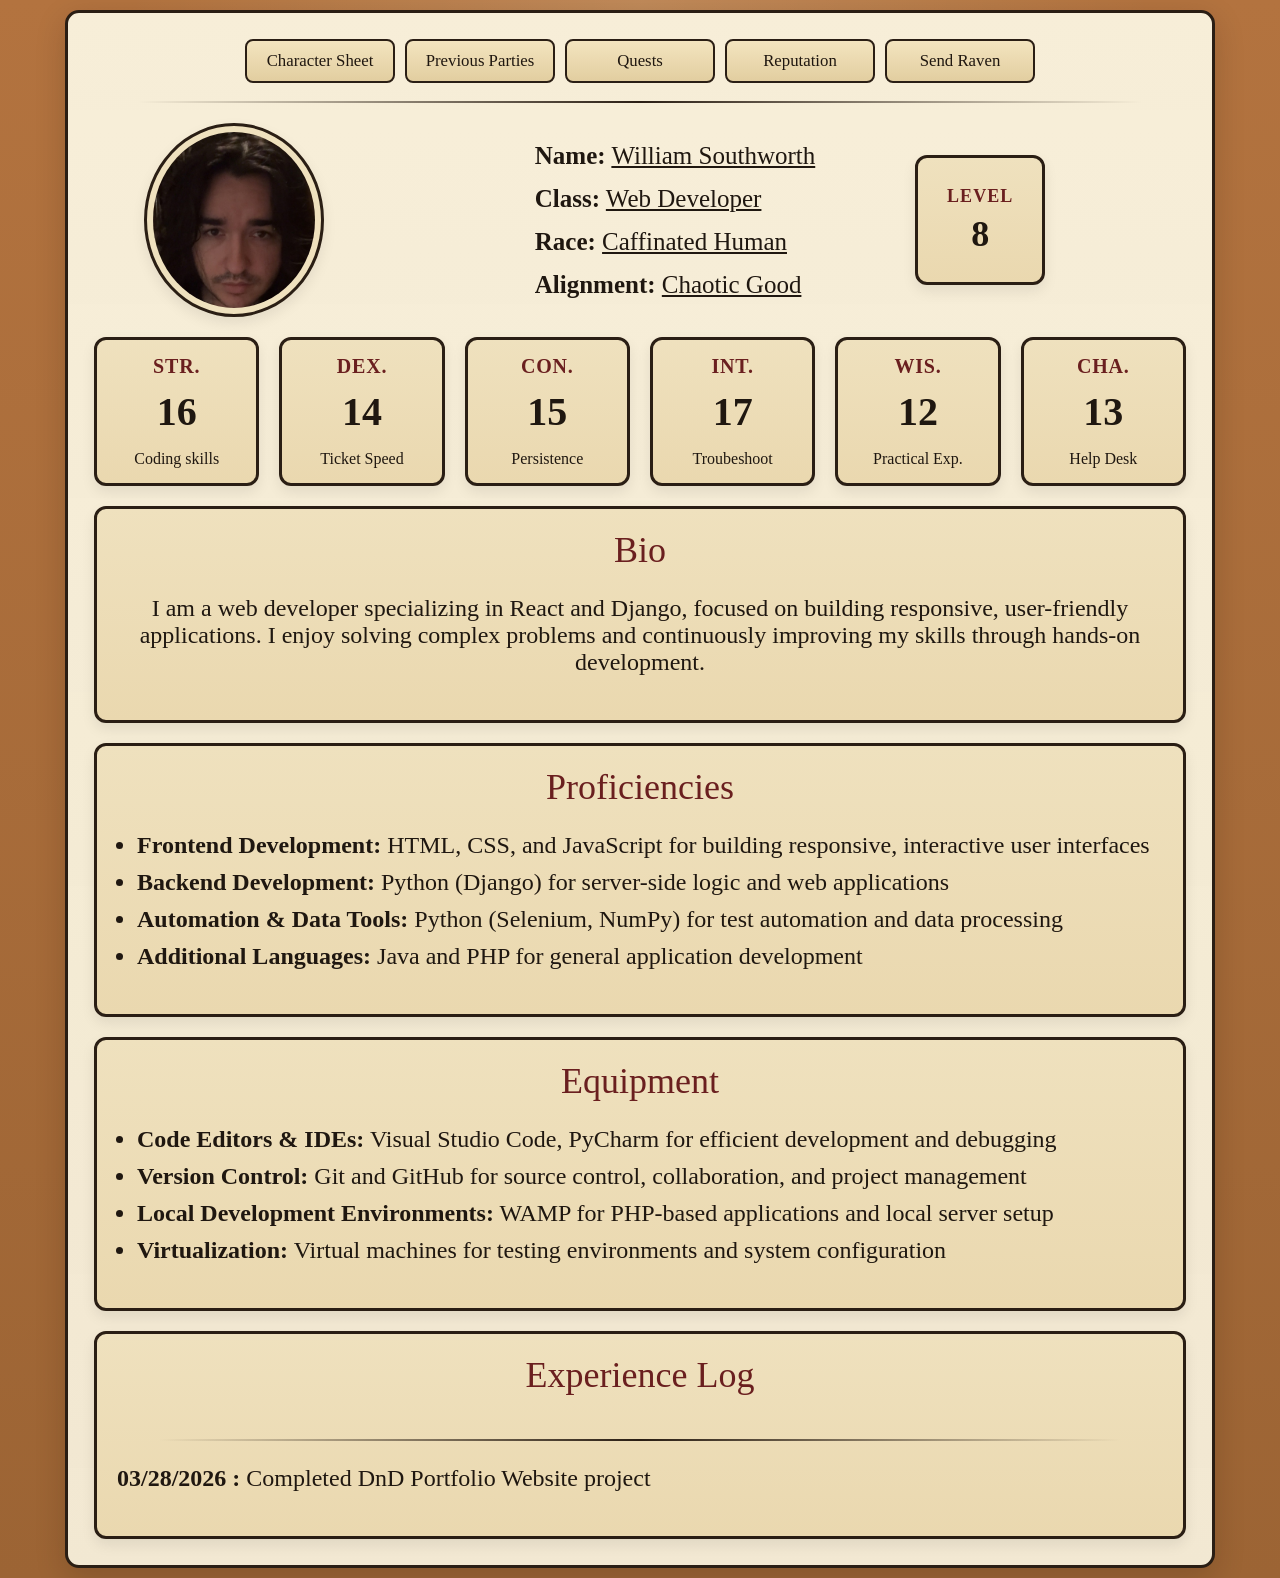
<file: index.html>
<!DOCTYPE html>
<html lang="en">
<head>
    <meta charset="UTF-8">
    <meta name="viewport" content="width=device-width, initial-scale=1.0">
    <title>Character Sheet | Dev Adventurer</title>
    <link rel="stylesheet" href="css/homepage.css" />
    <link rel="icon" type="image/x-icon" href="/PersonalProjects/DnDPortfolioWebsite/images/ravenwebicon.png">
</head>

<body>
    <div class="parchment_container">
        <nav class="nav_bar">
            <button class="hamburger" onclick="toggleMenu()">&#9776;</button> <!-- ☰ -->
            <ul id="nav_links">
                <li><a href="index.html">Character Sheet</a></li>
                <li><a href="previousparties.html">Previous Parties</a></li>
                <li><a href="quests.html">Quests</a></li>
                <li><a href="reputation.html">Reputation</a></li>
                <li><a href="sendraven.html">Send Raven</a></li>
            </ul>
            <hr>
        </nav>
        
        <div class="pfp_container">
            <img src="images/WSPFP.JPG" alt="profile_picture" class="char_pfp">
        </div>
        
        <div class="char_info_container">
            <ul class="char_info">
                <li><strong>Name:</strong> <u>William Southworth</u></li>
                <li><strong>Class:</strong> <u>Web Developer</u></li>
                <li><strong>Race:</strong> <u>Caffinated Human</u></li>
                <li><strong>Alignment:</strong> <u>Chaotic Good</u></li>
            </ul>
            <div class="char_level">
                <h2>LEVEL</h2>
                <p><strong>8</strong></p>
            </div>
        </div>

        <div class="char_stats">
            <div class="stat_box">
                <div class="stat_label"><strong>STR.</strong></div>
                <div class="stat_level">16</div>
                <div class="stat_description">Coding skills</div>
            </div>
            <div class="stat_box">
                <div class="stat_label"><strong>DEX.</strong></div>
                <div class="stat_level">14</div>
                <div class="stat_description">Ticket Speed</div>
            </div>
            <div class="stat_box">
                <div class="stat_label"><strong>CON.</strong></div>
                <div class="stat_level">15</div>
                <div class="stat_description">Persistence</div>
            </div>
            <div class="stat_box">
                <div class="stat_label"><strong>INT.</strong></div>
                <div class="stat_level">17</div>
                <div class="stat_description">Troubeshoot</div>
            </div>
            <div class="stat_box">
                <div class="stat_label"><strong>WIS.</strong></div>
                <div class="stat_level">12</div>
                <div class="stat_description">Practical Exp.</div>
            </div>
            <div class="stat_box">
                <div class="stat_label"><strong>CHA.</strong></div>
                <div class="stat_level">13</div>
                <div class="stat_description">Help Desk</div>
            </div>
        </div>

        <div class="char_bio">
            <div class="main_box_label">Bio</div>
            <div>
                <p>I am a web developer specializing in React and Django, focused on building responsive, user-friendly applications. 
                    I enjoy solving complex problems and continuously improving my skills through hands-on development.</p>
            </div>
        </div>

        <div class="char_proficiencies">
            <div class="main_box_label">Proficiencies</div>
            <ul>
                <li>
                    <strong>Frontend Development:</strong> HTML, CSS, and JavaScript for building responsive, interactive user interfaces
                </li>
                <li>
                    <strong>Backend Development:</strong> Python (Django) for server-side logic and web applications
                </li>
                <li>
                    <strong>Automation & Data Tools:</strong> Python (Selenium, NumPy) for test automation and data processing
                </li>
                <li>
                    <strong>Additional Languages:</strong> Java and PHP for general application development
                </li>
            </ul>
        </div>

        <div class="char_equipment">
            <div class="main_box_label">Equipment</div>
            <ul>
                <li>
                    <strong>Code Editors & IDEs:</strong> Visual Studio Code, PyCharm for efficient development and debugging
                </li>
                <li>
                    <strong>Version Control:</strong> Git and GitHub for source control, collaboration, and project management
                </li>
                <li>
                    <strong>Local Development Environments:</strong> WAMP for PHP-based applications and local server setup
                </li>
                <li>
                    <strong>Virtualization:</strong> Virtual machines for testing environments and system configuration
                </li>
            </ul>
        </div>

        <div class="char_explog">
            <div class="main_box_label">Experience Log</div>
            <div id="exp_log" class="char_log_box">
                <hr>
                <p><strong>03/28/2026 :</strong> Completed DnD Portfolio Website project</p>
            </div>
        </div>

    </div>

    <script src="js/scripts.js"></script>
</body>
</html>
</file>
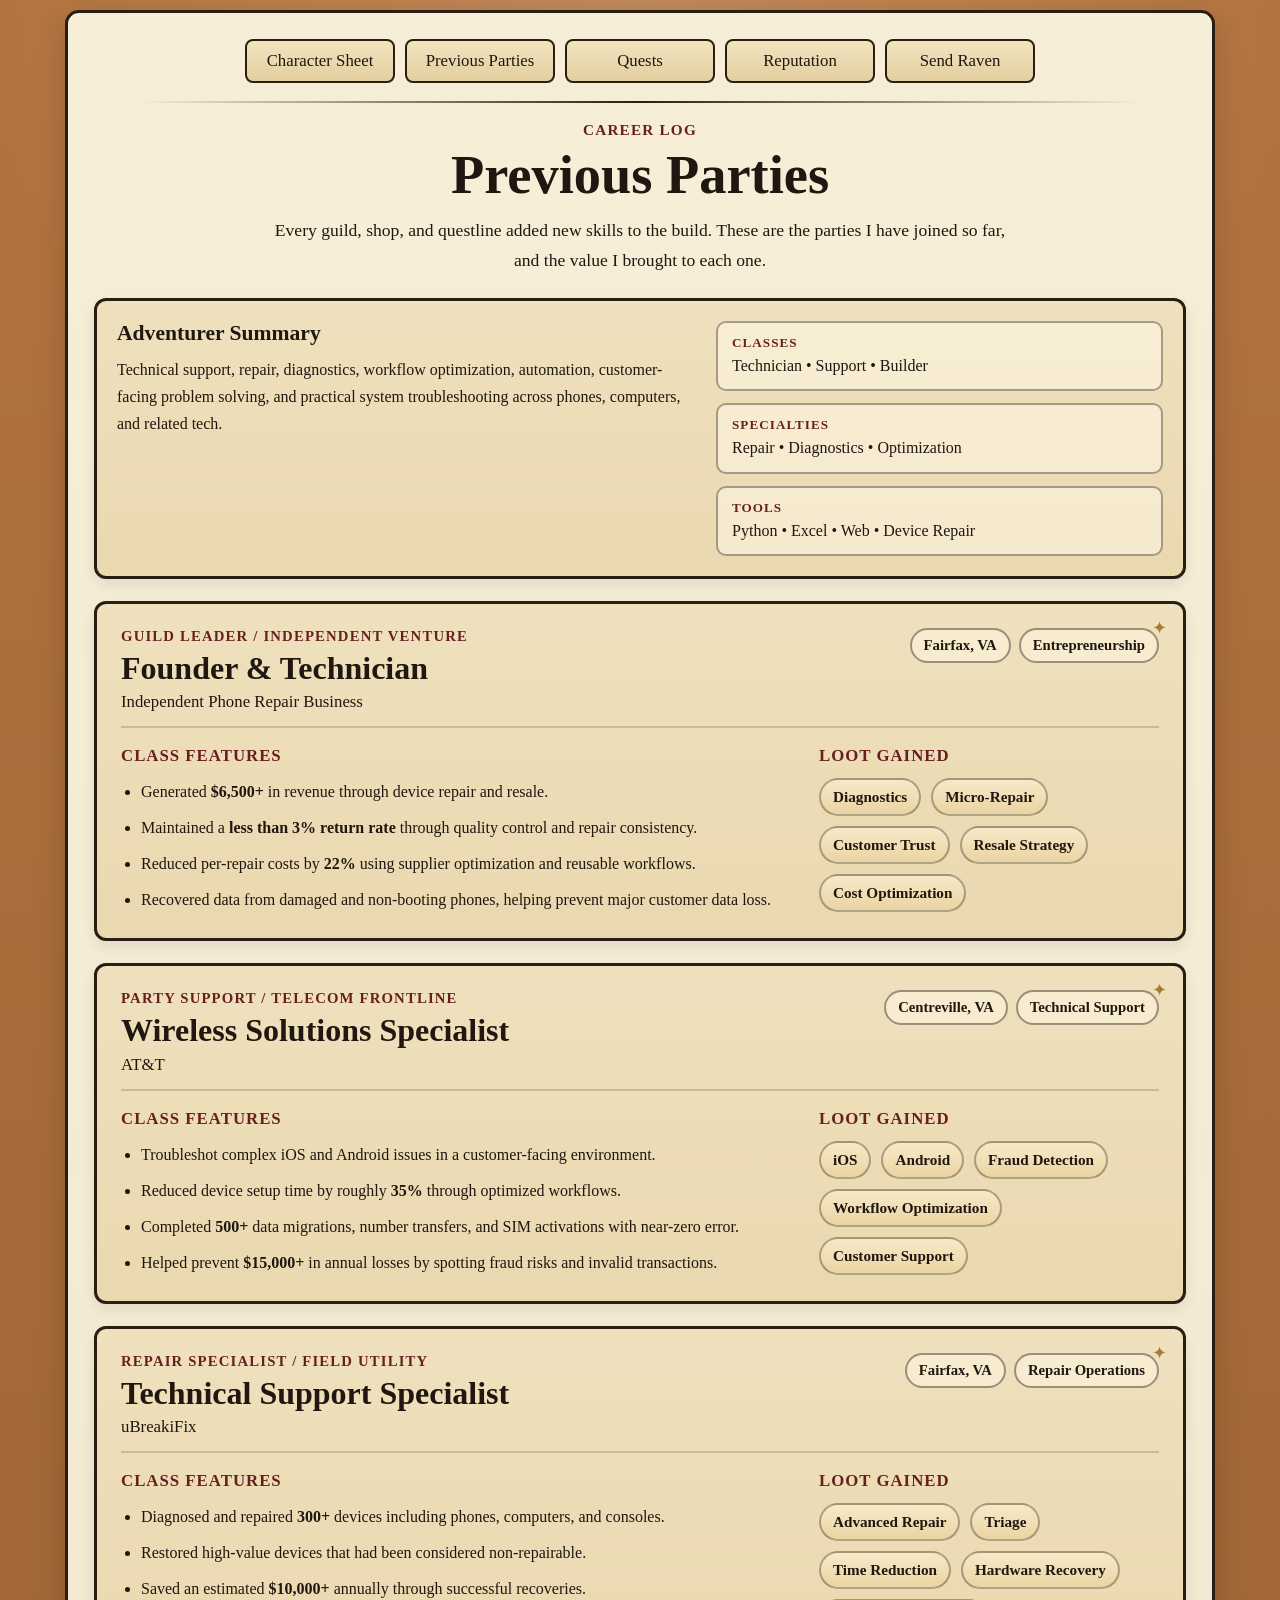
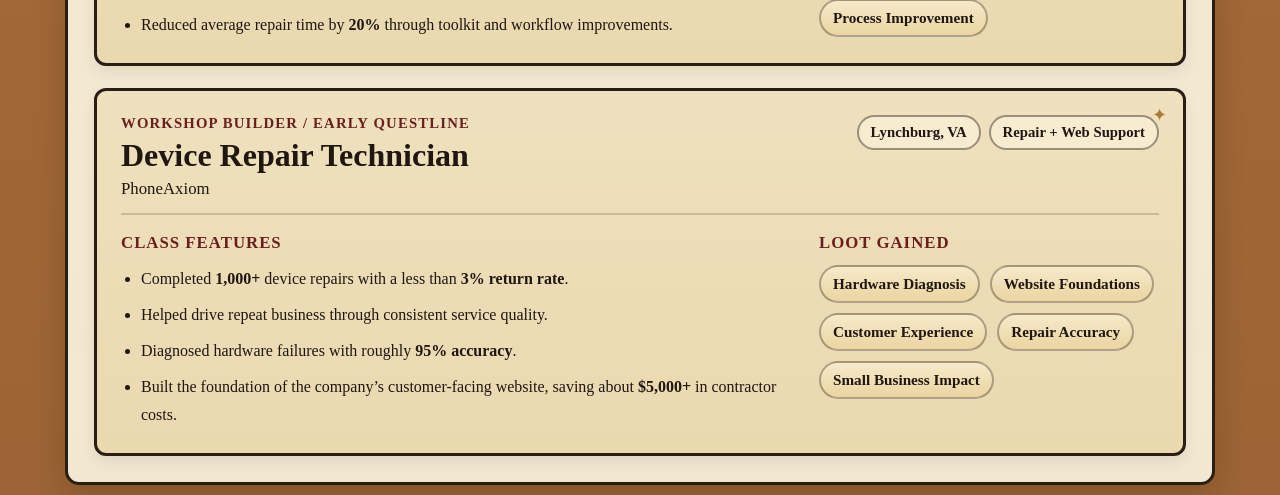
<file: previousparties.html>
<!DOCTYPE html>
<html lang="en">
<head>
    <meta charset="UTF-8">
    <meta name="viewport" content="width=device-width, initial-scale=1.0">
    <title>Previous Parties | Dev Adventurer</title>
    <link rel="icon" type="image/x-icon" href="/PersonalProjects/DnDPortfolioWebsite/images/ravenwebicon.png">
    <link rel="stylesheet" href="css/previousparties.css">
</head>

<body>
    <div class="parchment_container">

        <nav class="nav_bar">
            <button class="hamburger" onclick="toggleMenu()" aria-label="Open navigation menu">&#9776;</button>

            <ul id="nav_links">
                <li><a href="index.html">Character Sheet</a></li>
                <li><a href="previousparties.html">Previous Parties</a></li>
                <li><a href="quests.html">Quests</a></li>
                <li><a href="reputation.html">Reputation</a></li>
                <li><a href="sendraven.html">Send Raven</a></li>
            </ul>
            <hr>
        </nav>

        <main class="page_content">
            <section class="page_header">
                <p class="section_label">Career Log</p>
                <h1 class="main_title">Previous Parties</h1>
                <p class="page_intro">
                    Every guild, shop, and questline added new skills to the build. These are the parties
                    I have joined so far, and the value I brought to each one.
                </p>
            </section>

            <section class="legend_panel content_box">
                <div class="legend_block">
                    <h2 class="panel_title">Adventurer Summary</h2>
                    <p>
                        Technical support, repair, diagnostics, workflow optimization, automation, customer-facing
                        problem solving, and practical system troubleshooting across phones, computers, and related tech.
                    </p>
                </div>

                <div class="legend_stats">
                    <div class="stat_chip">
                        <span class="stat_label">Classes</span>
                        <span class="stat_value">Technician • Support • Builder</span>
                    </div>
                    <div class="stat_chip">
                        <span class="stat_label">Specialties</span>
                        <span class="stat_value">Repair • Diagnostics • Optimization</span>
                    </div>
                    <div class="stat_chip">
                        <span class="stat_label">Tools</span>
                        <span class="stat_value">Python • Excel • Web • Device Repair</span>
                    </div>
                </div>
            </section>

            <section class="timeline_section">
                <article class="job_card content_box">
                    <div class="job_top">
                        <div>
                            <p class="job_role_type">Guild Leader / Independent Venture</p>
                            <h2 class="job_title">Founder & Technician</h2>
                            <p class="job_company">Independent Phone Repair Business</p>
                        </div>
                        <div class="job_meta">
                            <span class="meta_badge">Fairfax, VA</span>
                            <span class="meta_badge">Entrepreneurship</span>
                        </div>
                    </div>

                    <div class="job_grid">
                        <div class="job_column">
                            <h3 class="mini_heading">Class Features</h3>
                            <ul class="feature_list">
                                <li>Generated <strong>$6,500+</strong> in revenue through device repair and resale.</li>
                                <li>Maintained a <strong>less than 3% return rate</strong> through quality control and repair consistency.</li>
                                <li>Reduced per-repair costs by <strong>22%</strong> using supplier optimization and reusable workflows.</li>
                                <li>Recovered data from damaged and non-booting phones, helping prevent major customer data loss.</li>
                            </ul>
                        </div>

                        <div class="job_column">
                            <h3 class="mini_heading">Loot Gained</h3>
                            <div class="tag_group">
                                <span class="tag">Diagnostics</span>
                                <span class="tag">Micro-Repair</span>
                                <span class="tag">Customer Trust</span>
                                <span class="tag">Resale Strategy</span>
                                <span class="tag">Cost Optimization</span>
                            </div>
                        </div>
                    </div>
                </article>

                <article class="job_card content_box">
                    <div class="job_top">
                        <div>
                            <p class="job_role_type">Party Support / Telecom Frontline</p>
                            <h2 class="job_title">Wireless Solutions Specialist</h2>
                            <p class="job_company">AT&amp;T</p>
                        </div>
                        <div class="job_meta">
                            <span class="meta_badge">Centreville, VA</span>
                            <span class="meta_badge">Technical Support</span>
                        </div>
                    </div>

                    <div class="job_grid">
                        <div class="job_column">
                            <h3 class="mini_heading">Class Features</h3>
                            <ul class="feature_list">
                                <li>Troubleshot complex iOS and Android issues in a customer-facing environment.</li>
                                <li>Reduced device setup time by roughly <strong>35%</strong> through optimized workflows.</li>
                                <li>Completed <strong>500+</strong> data migrations, number transfers, and SIM activations with near-zero error.</li>
                                <li>Helped prevent <strong>$15,000+</strong> in annual losses by spotting fraud risks and invalid transactions.</li>
                            </ul>
                        </div>

                        <div class="job_column">
                            <h3 class="mini_heading">Loot Gained</h3>
                            <div class="tag_group">
                                <span class="tag">iOS</span>
                                <span class="tag">Android</span>
                                <span class="tag">Fraud Detection</span>
                                <span class="tag">Workflow Optimization</span>
                                <span class="tag">Customer Support</span>
                            </div>
                        </div>
                    </div>
                </article>

                <article class="job_card content_box">
                    <div class="job_top">
                        <div>
                            <p class="job_role_type">Repair Specialist / Field Utility</p>
                            <h2 class="job_title">Technical Support Specialist</h2>
                            <p class="job_company">uBreakiFix</p>
                        </div>
                        <div class="job_meta">
                            <span class="meta_badge">Fairfax, VA</span>
                            <span class="meta_badge">Repair Operations</span>
                        </div>
                    </div>

                    <div class="job_grid">
                        <div class="job_column">
                            <h3 class="mini_heading">Class Features</h3>
                            <ul class="feature_list">
                                <li>Diagnosed and repaired <strong>300+</strong> devices including phones, computers, and consoles.</li>
                                <li>Restored high-value devices that had been considered non-repairable.</li>
                                <li>Saved an estimated <strong>$10,000+</strong> annually through successful recoveries.</li>
                                <li>Reduced average repair time by <strong>20%</strong> through toolkit and workflow improvements.</li>
                            </ul>
                        </div>

                        <div class="job_column">
                            <h3 class="mini_heading">Loot Gained</h3>
                            <div class="tag_group">
                                <span class="tag">Advanced Repair</span>
                                <span class="tag">Triage</span>
                                <span class="tag">Time Reduction</span>
                                <span class="tag">Hardware Recovery</span>
                                <span class="tag">Process Improvement</span>
                            </div>
                        </div>
                    </div>
                </article>

                <article class="job_card content_box">
                    <div class="job_top">
                        <div>
                            <p class="job_role_type">Workshop Builder / Early Questline</p>
                            <h2 class="job_title">Device Repair Technician</h2>
                            <p class="job_company">PhoneAxiom</p>
                        </div>
                        <div class="job_meta">
                            <span class="meta_badge">Lynchburg, VA</span>
                            <span class="meta_badge">Repair + Web Support</span>
                        </div>
                    </div>

                    <div class="job_grid">
                        <div class="job_column">
                            <h3 class="mini_heading">Class Features</h3>
                            <ul class="feature_list">
                                <li>Completed <strong>1,000+</strong> device repairs with a less than <strong>3% return rate</strong>.</li>
                                <li>Helped drive repeat business through consistent service quality.</li>
                                <li>Diagnosed hardware failures with roughly <strong>95% accuracy</strong>.</li>
                                <li>Built the foundation of the company’s customer-facing website, saving about <strong>$5,000+</strong> in contractor costs.</li>
                            </ul>
                        </div>

                        <div class="job_column">
                            <h3 class="mini_heading">Loot Gained</h3>
                            <div class="tag_group">
                                <span class="tag">Hardware Diagnosis</span>
                                <span class="tag">Website Foundations</span>
                                <span class="tag">Customer Experience</span>
                                <span class="tag">Repair Accuracy</span>
                                <span class="tag">Small Business Impact</span>
                            </div>
                        </div>
                    </div>
                </article>
            </section>
        </main>

    </div>

    <script src="js/scripts.js"></script>
</body>
</html>
</file>
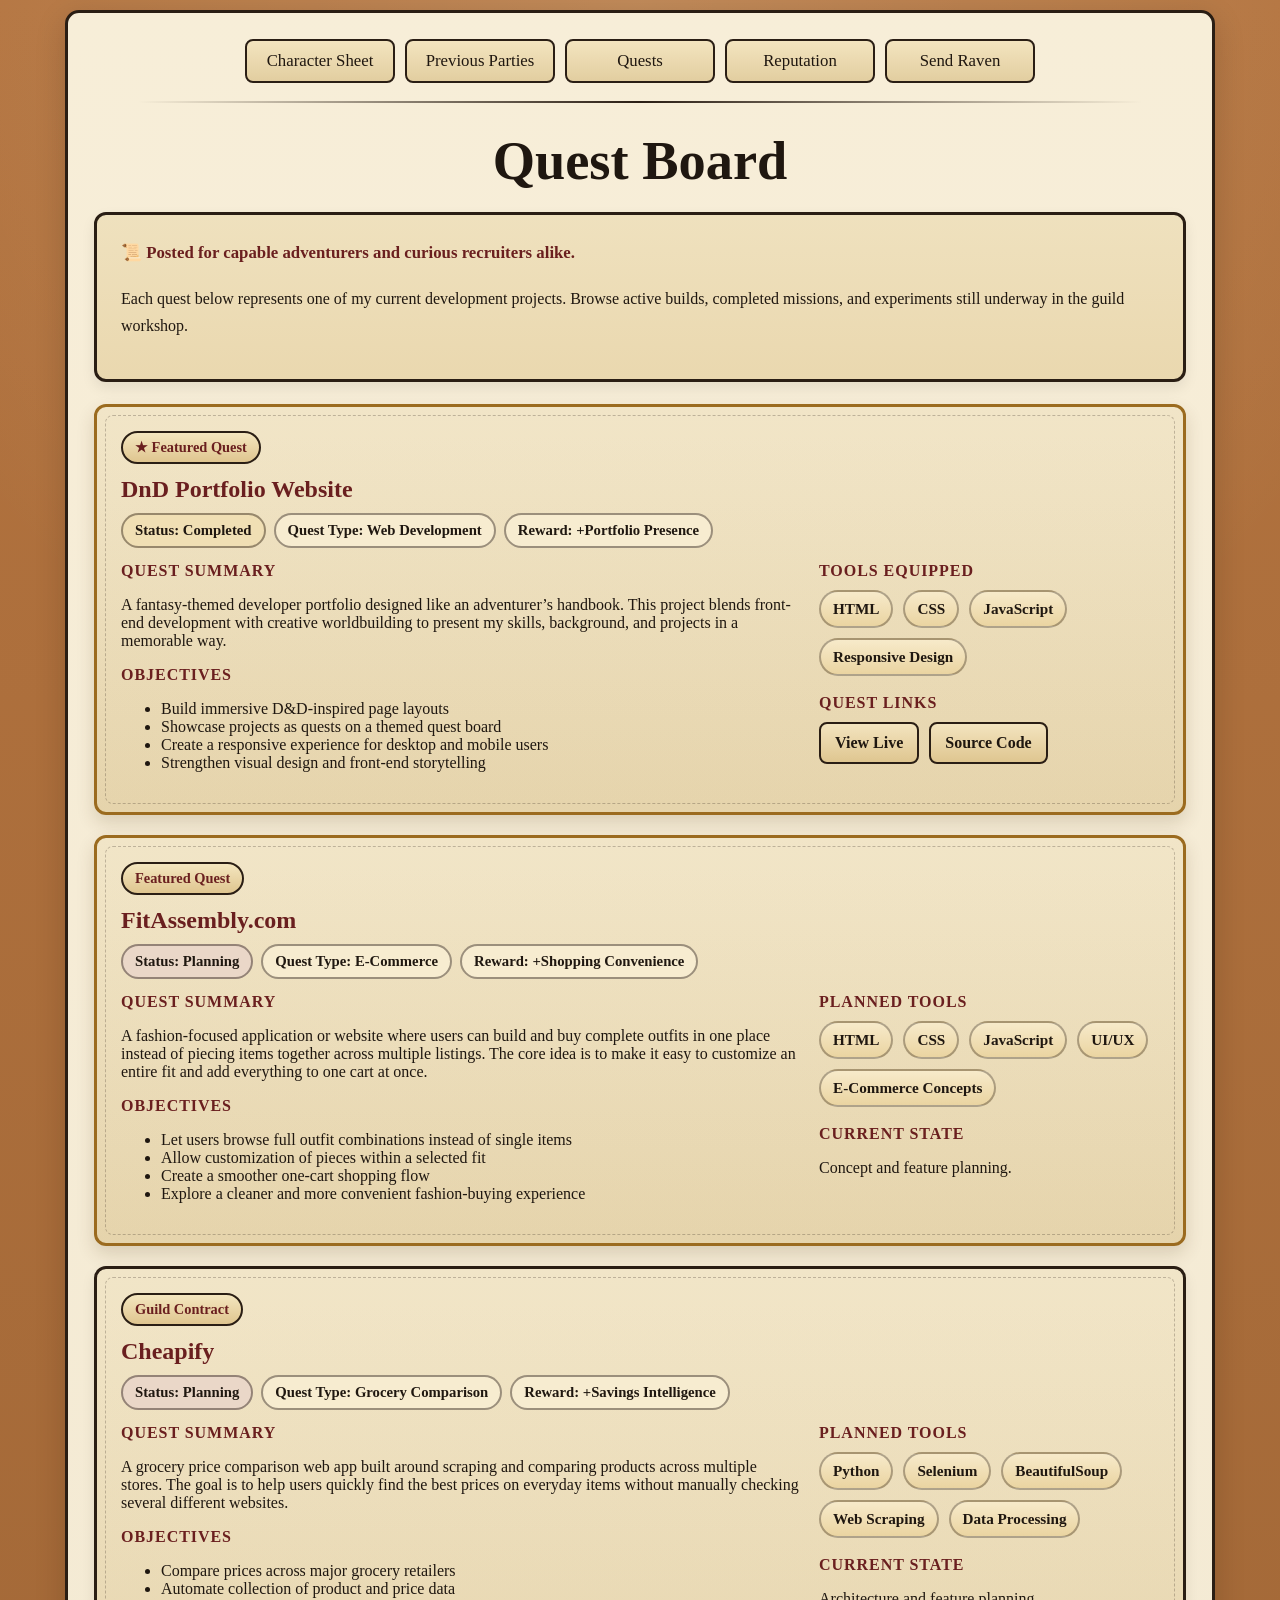
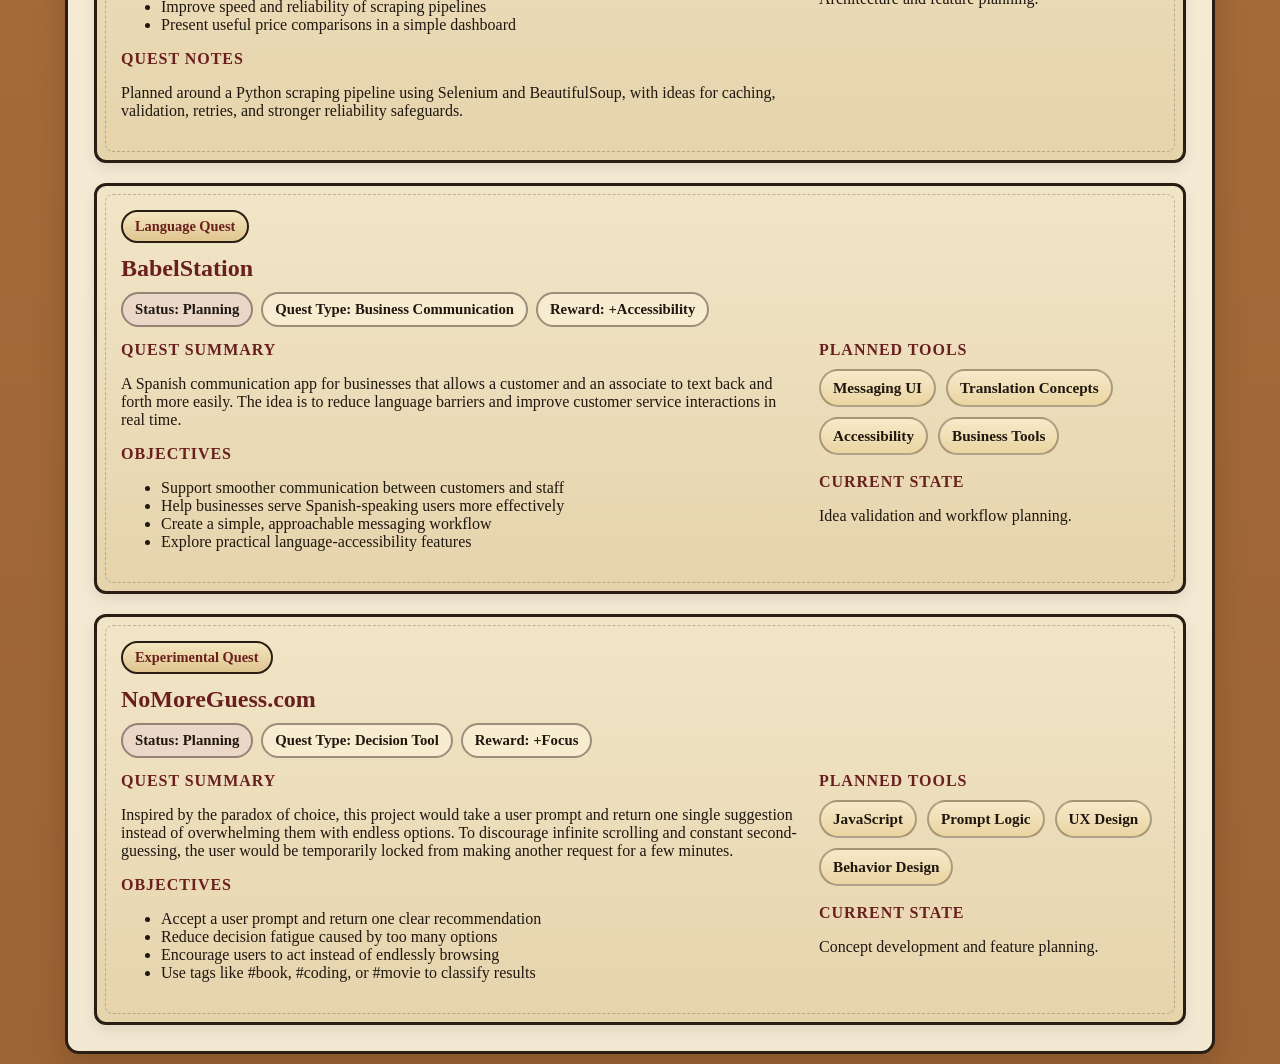
<file: quests.html>
<!DOCTYPE html>
<html lang="en">
<head>
    <meta charset="UTF-8">
    <meta name="viewport" content="width=device-width, initial-scale=1.0">
    <title>Quests | Dev Adventurer</title>
    <link rel="icon" type="image/x-icon" href="/PersonalProjects/DnDPortfolioWebsite/images/ravenwebicon.png">
    <link rel="stylesheet" href="css/quests.css">
</head>

<body>
    <div class="parchment_container">

        <nav class="nav_bar">
            <button class="hamburger" onclick="toggleMenu()">&#9776;</button>

            <ul id="nav_links">
                <li><a href="index.html">Character Sheet</a></li>
                <li><a href="previousparties.html">Previous Parties</a></li>
                <li><a href="quests.html">Quests</a></li>
                <li><a href="reputation.html">Reputation</a></li>
                <li><a href="sendraven.html">Send Raven</a></li>
            </ul>
            <hr>
        </nav>

        <main class="page_content">
            <h1 class="main_title">Quest Board</h1>

            <section class="content_box quest_board_intro">
                <p class="board_notice">📜 Posted for capable adventurers and curious recruiters alike.</p>
                <p>
                    Each quest below represents one of my current development projects. 
                    Browse active builds, completed missions, and experiments still underway in the guild workshop.
                </p>
            </section>

            <section class="quest_board">

                <article class="quest_card featured_quest">
                    <div class="quest_pin">★ Featured Quest</div>
                    <h2 class="quest_title">DnD Portfolio Website</h2>

                    <div class="quest_meta">
                        <span class="quest_badge status_active">Status: Completed</span>
                        <span class="quest_badge">Quest Type: Web Development</span>
                        <span class="quest_badge">Reward: +Portfolio Presence</span>
                    </div>

                    <div class="quest_grid">
                        <div>
                            <h3 class="quest_section_title">Quest Summary</h3>
                            <p>
                                A fantasy-themed developer portfolio designed like an adventurer’s handbook.
                                This project blends front-end development with creative worldbuilding to present
                                my skills, background, and projects in a memorable way.
                            </p>

                            <h3 class="quest_section_title">Objectives</h3>
                            <ul>
                                <li>Build immersive D&D-inspired page layouts</li>
                                <li>Showcase projects as quests on a themed quest board</li>
                                <li>Create a responsive experience for desktop and mobile users</li>
                                <li>Strengthen visual design and front-end storytelling</li>
                            </ul>
                        </div>

                        <div>
                            <h3 class="quest_section_title">Tools Equipped</h3>
                            <div class="tag_group">
                                <span class="tag">HTML</span>
                                <span class="tag">CSS</span>
                                <span class="tag">JavaScript</span>
                                <span class="tag">Responsive Design</span>
                            </div>

                            <h3 class="quest_section_title">Quest Links</h3>
                            <div class="quest_links">
                                <a href="https://williamsouthworth.github.io/DnDPortfolioWebsite/" target="_blank" rel="noopener noreferrer">View Live</a>
                                <a href="https://github.com/WilliamSouthworth/DnDPortfolioWebsite.git" target="_blank" rel="noopener noreferrer">Source Code</a>
                            </div>
                        </div>
                    </div>
                </article>

                <article class="quest_card featured_quest">
                    <div class="quest_pin">Featured Quest</div>
                    <h2 class="quest_title">FitAssembly.com</h2>
                
                    <div class="quest_meta">
                        <span class="quest_badge status_planning">Status: Planning</span>
                        <span class="quest_badge">Quest Type: E-Commerce</span>
                        <span class="quest_badge">Reward: +Shopping Convenience</span>
                    </div>
                
                    <div class="quest_grid">
                        <div>
                            <h3 class="quest_section_title">Quest Summary</h3>
                            <p>
                                A fashion-focused application or website where users can build and buy complete outfits
                                in one place instead of piecing items together across multiple listings. The core idea is
                                to make it easy to customize an entire fit and add everything to one cart at once.
                            </p>
                
                            <h3 class="quest_section_title">Objectives</h3>
                            <ul>
                                <li>Let users browse full outfit combinations instead of single items</li>
                                <li>Allow customization of pieces within a selected fit</li>
                                <li>Create a smoother one-cart shopping flow</li>
                                <li>Explore a cleaner and more convenient fashion-buying experience</li>
                            </ul>
                        </div>
                
                        <div>
                            <h3 class="quest_section_title">Planned Tools</h3>
                            <div class="tag_group">
                                <span class="tag">HTML</span>
                                <span class="tag">CSS</span>
                                <span class="tag">JavaScript</span>
                                <span class="tag">UI/UX</span>
                                <span class="tag">E-Commerce Concepts</span>
                            </div>
                
                            <h3 class="quest_section_title">Current State</h3>
                            <p>Concept and feature planning.</p>
                        </div>
                    </div>
                </article>
                
                <article class="quest_card">
                    <div class="quest_pin">Guild Contract</div>
                    <h2 class="quest_title">Cheapify</h2>
                
                    <div class="quest_meta">
                        <span class="quest_badge status_planning">Status: Planning</span>
                        <span class="quest_badge">Quest Type: Grocery Comparison</span>
                        <span class="quest_badge">Reward: +Savings Intelligence</span>
                    </div>
                
                    <div class="quest_grid">
                        <div>
                            <h3 class="quest_section_title">Quest Summary</h3>
                            <p>
                                A grocery price comparison web app built around scraping and comparing products across
                                multiple stores. The goal is to help users quickly find the best prices on everyday items
                                without manually checking several different websites.
                            </p>
                
                            <h3 class="quest_section_title">Objectives</h3>
                            <ul>
                                <li>Compare prices across major grocery retailers</li>
                                <li>Automate collection of product and price data</li>
                                <li>Improve speed and reliability of scraping pipelines</li>
                                <li>Present useful price comparisons in a simple dashboard</li>
                            </ul>
                
                            <h3 class="quest_section_title">Quest Notes</h3>
                            <p>
                                Planned around a Python scraping pipeline using Selenium and BeautifulSoup, with ideas for
                                caching, validation, retries, and stronger reliability safeguards.
                            </p>
                        </div>
                
                        <div>
                            <h3 class="quest_section_title">Planned Tools</h3>
                            <div class="tag_group">
                                <span class="tag">Python</span>
                                <span class="tag">Selenium</span>
                                <span class="tag">BeautifulSoup</span>
                                <span class="tag">Web Scraping</span>
                                <span class="tag">Data Processing</span>
                            </div>
                
                            <h3 class="quest_section_title">Current State</h3>
                            <p>Architecture and feature planning.</p>
                        </div>
                    </div>
                </article>
                
                <article class="quest_card">
                    <div class="quest_pin">Language Quest</div>
                    <h2 class="quest_title">BabelStation</h2>
                
                    <div class="quest_meta">
                        <span class="quest_badge status_planning">Status: Planning</span>
                        <span class="quest_badge">Quest Type: Business Communication</span>
                        <span class="quest_badge">Reward: +Accessibility</span>
                    </div>
                
                    <div class="quest_grid">
                        <div>
                            <h3 class="quest_section_title">Quest Summary</h3>
                            <p>
                                A Spanish communication app for businesses that allows a customer and an associate to
                                text back and forth more easily. The idea is to reduce language barriers and improve
                                customer service interactions in real time.
                            </p>
                
                            <h3 class="quest_section_title">Objectives</h3>
                            <ul>
                                <li>Support smoother communication between customers and staff</li>
                                <li>Help businesses serve Spanish-speaking users more effectively</li>
                                <li>Create a simple, approachable messaging workflow</li>
                                <li>Explore practical language-accessibility features</li>
                            </ul>
                        </div>
                
                        <div>
                            <h3 class="quest_section_title">Planned Tools</h3>
                            <div class="tag_group">
                                <span class="tag">Messaging UI</span>
                                <span class="tag">Translation Concepts</span>
                                <span class="tag">Accessibility</span>
                                <span class="tag">Business Tools</span>
                            </div>
                
                            <h3 class="quest_section_title">Current State</h3>
                            <p>Idea validation and workflow planning.</p>
                        </div>
                    </div>
                </article>
                
                <article class="quest_card">
                    <div class="quest_pin">Experimental Quest</div>
                    <h2 class="quest_title">NoMoreGuess.com</h2>
                
                    <div class="quest_meta">
                        <span class="quest_badge status_planning">Status: Planning</span>
                        <span class="quest_badge">Quest Type: Decision Tool</span>
                        <span class="quest_badge">Reward: +Focus</span>
                    </div>
                
                    <div class="quest_grid">
                        <div>
                            <h3 class="quest_section_title">Quest Summary</h3>
                            <p>
                                Inspired by the paradox of choice, this project would take a user prompt and return one
                                single suggestion instead of overwhelming them with endless options. To discourage infinite
                                scrolling and constant second-guessing, the user would be temporarily locked from making
                                another request for a few minutes.
                            </p>
                
                            <h3 class="quest_section_title">Objectives</h3>
                            <ul>
                                <li>Accept a user prompt and return one clear recommendation</li>
                                <li>Reduce decision fatigue caused by too many options</li>
                                <li>Encourage users to act instead of endlessly browsing</li>
                                <li>Use tags like #book, #coding, or #movie to classify results</li>
                            </ul>
                        </div>
                
                        <div>
                            <h3 class="quest_section_title">Planned Tools</h3>
                            <div class="tag_group">
                                <span class="tag">JavaScript</span>
                                <span class="tag">Prompt Logic</span>
                                <span class="tag">UX Design</span>
                                <span class="tag">Behavior Design</span>
                            </div>
                
                            <h3 class="quest_section_title">Current State</h3>
                            <p>Concept development and feature planning.</p>
                        </div>
                    </div>
                </article>

            </section>
        </main>

    </div>

    <script src="js/scripts.js"></script>
</body>
</html>
</file>
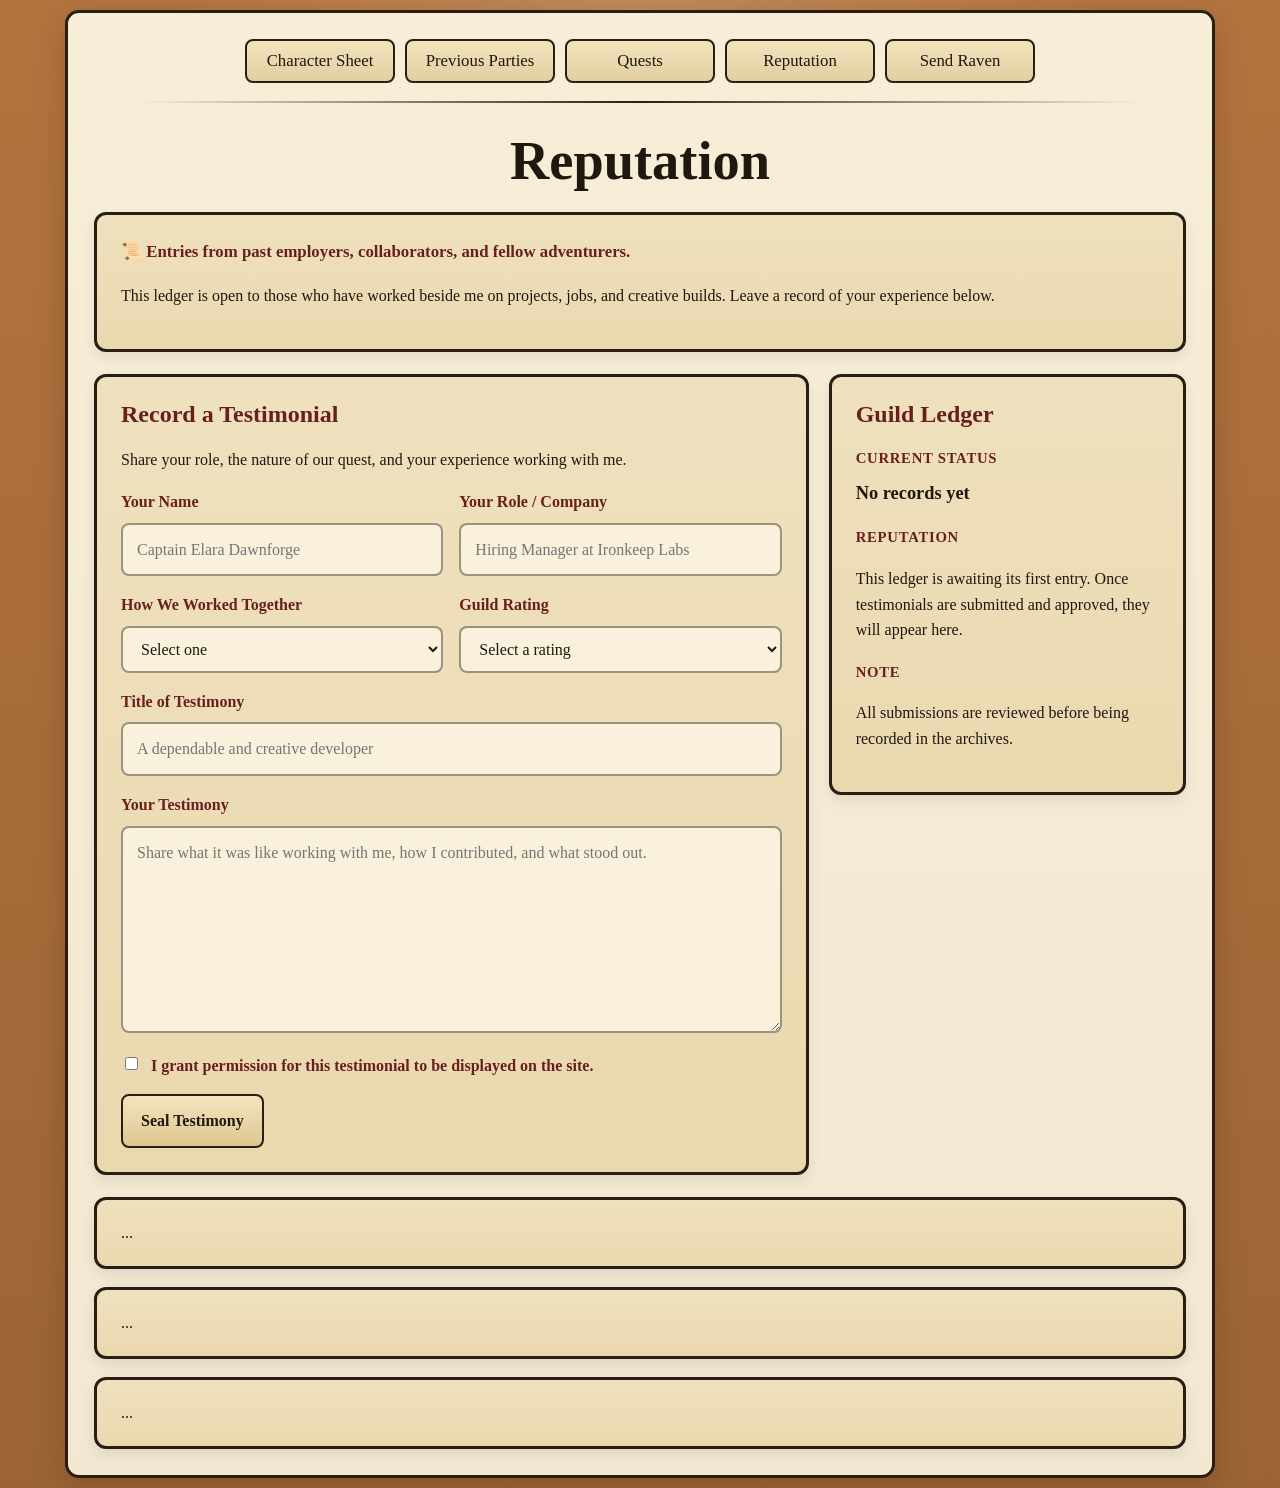
<file: reputation.html>
<!DOCTYPE html>
<html lang="en">
<head>
    <meta charset="UTF-8">
    <meta name="viewport" content="width=device-width, initial-scale=1.0">
    <title>Reputation | Dev Adventurer</title>
    <link rel="icon" type="image/x-icon" href="/PersonalProjects/DnDPortfolioWebsite/images/ravenwebicon.png">
    <link rel="stylesheet" href="css/reputation.css">
</head>

<body>
    <div class="parchment_container">

        <nav class="nav_bar">
            <button class="hamburger" onclick="toggleMenu()">&#9776;</button>

            <ul id="nav_links">
                <li><a href="index.html">Character Sheet</a></li>
                <li><a href="previousparties.html">Previous Parties</a></li>
                <li><a href="quests.html">Quests</a></li>
                <li><a href="reputation.html">Reputation</a></li>
                <li><a href="sendraven.html">Send Raven</a></li>
            </ul>
            <hr>
        </nav>

        <main class="page_content">
            <h1 class="main_title">Reputation</h1>

            <section class="content_box reputation_intro">
                <p class="guild_notice">📜 Entries from past employers, collaborators, and fellow adventurers.</p>
                <p>
                    This ledger is open to those who have worked beside me on projects, jobs, and creative builds.
                    Leave a record of your experience below.
                </p>
            </section>

            <section class="reputation_layout">
                <article class="content_box reputation_form_box">
                    <h2>Record a Testimonial</h2>
                    <p>
                        Share your role, the nature of our quest, and your experience working with me.
                    </p>

                    <form class="reputation_form" action="https://formspree.io/f/mwvwkdge" method="post">
                        <div class="form_group">
                            <label for="reviewer-name">Your Name</label>
                            <input type="text" id="reviewer-name" name="reviewer-name" placeholder="Captain Elara Dawnforge">
                        </div>

                        <div class="form_group">
                            <label for="reviewer-role">Your Role / Company</label>
                            <input type="text" id="reviewer-role" name="reviewer-role" placeholder="Hiring Manager at Ironkeep Labs">
                        </div>

                        <div class="form_group">
                            <label for="quest-type">How We Worked Together</label>
                            <select id="quest-type" name="quest-type">
                                <option value="">Select one</option>
                                <option value="employment">Manager or Employer</option>
                                <option value="coworker">Coworker or Teammate</option>
                                <option value="client">Client</option>
                                <option value="freelance">Freelance Project</option>
                                <option value="mentor">Mentor or Instructor</option>
                                <option value="academic">Classmate or Academic Project</option>
                                <option value="other">Other</option>
                            </select>
                        </div>

                        <div class="form_group">
                            <label for="rating">Guild Rating</label>
                            <select id="rating" name="rating">
                                <option value="">Select a rating</option>
                                <option value="5">★★★★★ - Legendary</option>
                                <option value="4">★★★★☆ - Excellent</option>
                                <option value="3">★★★☆☆ - Strong</option>
                                <option value="2">★★☆☆☆ - Fair</option>
                                <option value="1">★☆☆☆☆ - Modest</option>
                            </select>
                        </div>

                        <div class="form_group full_width">
                            <label for="review-title">Title of Testimony</label>
                            <input type="text" id="review-title" name="review-title" placeholder="A dependable and creative developer">
                        </div>

                        <div class="form_group full_width">
                            <label for="review-message">Your Testimony</label>
                            <textarea id="review-message" name="review-message" rows="7" placeholder="Share what it was like working with me, how I contributed, and what stood out."></textarea>
                        </div>

                        <div class="form_group full_width checkbox_group">
                            <label class="checkbox_label">
                                <input type="checkbox" name="permission" required>
                                I grant permission for this testimonial to be displayed on the site.
                            </label>
                        </div>

                        <div class="form_actions full_width">
                            <button type="submit" class="guild_button">Seal Testimony</button>
                        </div>
                    </form>
                </article>

                <aside class="content_box reputation_side_panel">
                    <h2>Guild Ledger</h2>
                
                    <div class="standing_block">
                        <p class="standing_label">Current Status</p>
                        <p class="standing_value">No records yet</p>
                    </div>
                
                    <div class="standing_block">
                        <p class="standing_label">Reputation</p>
                        <p>
                            This ledger is awaiting its first entry.
                            Once testimonials are submitted and approved, they will appear here.
                        </p>
                    </div>
                
                    <div class="standing_block">
                        <p class="standing_label">Note</p>
                        <p>
                            All submissions are reviewed before being recorded in the  archives.
                        </p>
                    </div>
                </aside>
            </section>

            <section class="testimonial_archive">
                <article class="quest_card testimonial_card">
                    ...
                </article>
            
                <article class="quest_card testimonial_card">
                    ...
                </article>
            
                <article class="quest_card testimonial_card">
                    ...
                </article>
            </section>
        </main>

    </div>

    <script src="js/scripts.js"></script>
</body>
</html>
</file>
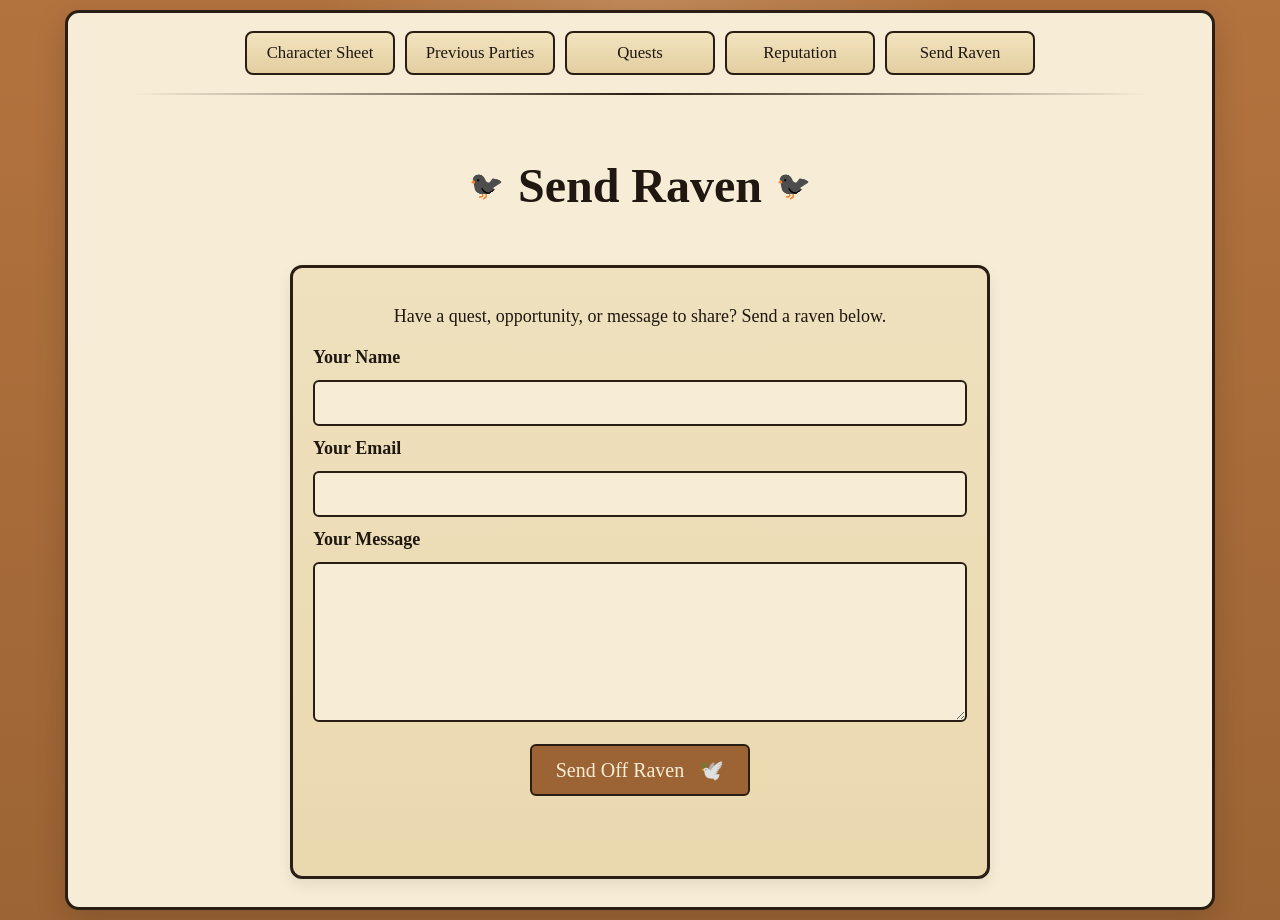
<file: sendraven.html>
<!DOCTYPE html>
<html lang="en">
<head>
    <meta charset="UTF-8">
    <meta name="viewport" content="width=device-width, initial-scale=1.0">
    <title>Send Raven | Dev Adventurer</title>
    <link rel="icon" type="image/x-icon" href="/PersonalProjects/DnDPortfolioWebsite/images/ravenwebicon.png">
    <link rel="stylesheet" href="css/sendraven.css">
</head>

<body>
    <div class="parchment_container">

        <nav class="nav_bar">
            <button class="hamburger" onclick="toggleMenu()">&#9776;</button>

            <ul id="nav_links">
                <li><a href="index.html">Character Sheet</a></li>
                <li><a href="previousparties.html">Previous Parties</a></li>
                <li><a href="quests.html">Quests</a></li>
                <li><a href="reputation.html">Reputation</a></li>
                <li><a href="sendraven.html">Send Raven</a></li>
            </ul>
            <hr>
        </nav>

        <main class="page_content">
            <div class="raven_heading">
                <span class="raven_icon left">🐦‍⬛</span>
                <h1 class="main_title">Send Raven</h1>
                <span class="raven_icon right">🐦‍⬛</span>
            </div>

            <div class="content_box raven_box">
                <p class="raven_intro">
                    Have a quest, opportunity, or message to share? Send a raven below.
                </p>

                <form class="raven_form" id="ravenForm" action="https://formspree.io/f/mwvwkdge" method="POST">
                    <label for="name">Your Name</label>
                    <input type="text" id="name" name="name" required>

                    <label for="email">Your Email</label>
                    <input type="email" id="email" name="email" required>

                    <label for="message">Your Message</label>
                    <textarea id="message" name="message" rows="7" required></textarea>

                    <button type="submit" class="send_raven_btn" id="sendRavenBtn">
                        <span class="btn_text">Send Off Raven</span>
                        <span class="btn_raven">🕊️</span>
                    </button>

                    <p class="form_status" id="formStatus" aria-live="polite"></p>
                </form>
            </div>
        </main>

    </div>

    <script src="js/scripts.js"></script>

</body>
</html>
</file>
<file: css/homepage.css>
:root {
    --bg-brown: #9c6434;
    --parchment: #f7edd6;
    --parchment-dark: #e4d2aa;
    --panel: #efe1be;
    --panel-deep: #dcc391;
    --ink: #1f1710;
    --accent: #6a1f1f;
    --accent-gold: #9b6b1f;
    --border: #2a1e14;
    --shadow: rgba(26, 16, 9, 0.18);
}

* {
    box-sizing: border-box;
}

body {
    margin: 0;
    padding: 10px;
    background:
        radial-gradient(circle at top, rgba(255, 244, 210, 0.18), transparent 30%),
        linear-gradient(to bottom, #b3733f, var(--bg-brown));
    font-family: Georgia, serif;
    color: var(--ink);
}

.parchment_container {
    display: grid;
    width: min(1150px, 100%);
    margin: 0 auto;
    min-height: 100vh;
    padding: 18px;
    gap: 20px;
    grid-template-areas:
        "nav_bar"
        "pfp_container"
        "char_info_container"
        "char_stats"
        "char_bio"
        "char_proficiencies"
        "char_equipment"
        "char_explog";
    background:
        linear-gradient(rgba(255, 255, 255, 0.05), rgba(0, 0, 0, 0.02)),
        var(--parchment);
    border: 3px solid var(--border);
    border-radius: 14px;
    box-shadow: 0 10px 30px var(--shadow);
}

.nav_bar {
    grid-area: nav_bar;
    text-align: center;
}

.hamburger {
    display: block;
    width: 100%;
    margin: 0 auto 1rem;
    padding: 12px 16px;
    border: 2px solid var(--border);
    border-radius: 8px;
    background: var(--panel);
    font-size: 28px;
    font-family: inherit;
    color: var(--ink);
    cursor: pointer;
}

#nav_links {
    display: none;
    list-style: none;
    padding: 0;
    margin: 0;
    gap: 8px;
    flex-direction: column;
}

#nav_links.show {
    display: flex;
}

.nav_bar ul li {
    margin: 0;
    padding: 0;
    list-style: none;
}

.nav_bar ul a,
.nav_bar ul a:visited,
.nav_bar ul a:active,
.nav_bar ul a:hover,
.nav_bar ul a:focus {
    display: flex;
    align-items: center;
    justify-content: center;
    width: 100%;
    min-height: 44px;
    padding: 10px 16px;
    background: linear-gradient(to bottom, #f3e4bf, #e2cea0);
    border: 2px solid var(--border);
    border-radius: 8px;
    text-decoration: none;
    color: var(--ink);
    font-size: 1.05rem;
    line-height: 1.2;
    transition: transform 0.15s ease, box-shadow 0.15s ease, background 0.15s ease;
}

.nav_bar ul a:hover,
.nav_bar ul a:focus {
    transform: translateY(-1px);
    box-shadow: 0 4px 10px rgba(0, 0, 0, 0.12);
    background: linear-gradient(to bottom, #f7e9c7, #e7d5ab);
}

hr {
    width: 92%;
    margin: 18px auto 0;
    border: none;
    height: 2px;
    background: linear-gradient(to right, transparent, var(--border), transparent);
}

.pfp_container {
    grid-area: pfp_container;
    display: flex;
    justify-content: center;
    align-items: center;
}

.char_pfp {
    width: 100%;
    max-width: 180px;
    height: auto;
    border-radius: 50%;
    border: 3px solid var(--border);
    background: var(--panel);
    padding: 6px;
    box-shadow: 0 6px 14px rgba(0, 0, 0, 0.08);
}

.char_info_container {
    grid-area: char_info_container;
    display: flex;
    flex-direction: column;
    align-items: center;
    width: 100%;
    gap: 12px;
}

.char_info {
    display: flex;
    flex-direction: column;
    list-style: none;
    padding: 0;
    margin: 0;
    gap: 8px;
    text-align: center;
}

.char_level {
    margin-top: 15px;
    width: 100px;
    height: 100px;
    background: linear-gradient(to bottom, var(--panel), #ead8af);
    border: 3px solid var(--border);
    border-radius: 12px;
    display: flex;
    flex-direction: column;
    justify-content: center;
    align-items: center;
    flex-shrink: 0;
    box-shadow: 0 6px 14px rgba(0, 0, 0, 0.08);
}

.char_level h2 {
    margin: 0;
    font-size: 14px;
    color: var(--accent);
    letter-spacing: 0.06em;
    text-transform: uppercase;
}

.char_level p {
    margin: 6px 0 0;
    font-size: 28px;
    font-weight: bold;
}

.char_stats {
    grid-area: char_stats;
    display: grid;
    grid-template-columns: repeat(2, minmax(140px, 1fr));
    gap: 12px;
    width: 100%;
}

.stat_box {
    border: 3px solid var(--border);
    border-radius: 12px;
    background: linear-gradient(to bottom, var(--panel), #ead8af);
    text-align: center;
    padding: 15px 10px;
    min-height: 140px;
    box-sizing: border-box;
    box-shadow: 0 6px 14px rgba(0, 0, 0, 0.08);
}

.stat_label {
    font-size: 20px;
    color: var(--accent);
    text-transform: uppercase;
    letter-spacing: 0.04em;
}

.stat_level {
    margin-top: 10px;
    font-size: 40px;
    font-weight: bold;
}

.stat_description {
    margin-top: 15px;
}

.char_bio,
.char_proficiencies,
.char_equipment,
.char_explog {
    width: 100%;
    padding: 20px;
    box-sizing: border-box;
    background: linear-gradient(to bottom, var(--panel), #ead8af);
    border: 3px solid var(--border);
    border-radius: 12px;
    box-shadow: 0 6px 14px rgba(0, 0, 0, 0.08);
}

.char_bio {
    grid-area: char_bio;
    text-align: center;
}

.char_proficiencies {
    grid-area: char_proficiencies;
}

.char_equipment {
    grid-area: char_equipment;
}

.char_explog {
    grid-area: char_explog;
}

.char_proficiencies ul,
.char_equipment ul {
    display: flex;
    flex-direction: column;
    gap: 10px;
    padding-left: 20px;
}

.main_box_label {
    text-align: center;
    font-size: 30px;
    margin-bottom: 15px;
    color: var(--accent);
}

.char_log_box {
    padding-top: 10px;
}

#exp_form_container {
    margin-top: 10px;
    padding: 10px;
    background: rgba(255, 248, 229, 0.55);
    border: 2px solid rgba(42, 30, 20, 0.4);
    border-radius: 10px;
}

@media (min-width: 768px) {
    .parchment_container {
        padding: 22px;
        grid-template-columns: minmax(220px, 280px) minmax(320px, 1fr);
        grid-template-areas:
            "nav_bar nav_bar"
            "pfp_container char_info_container"
            "char_stats char_stats"
            "char_bio char_bio"
            "char_proficiencies char_proficiencies"
            "char_equipment char_equipment"
            "char_explog char_explog";
    }

    .hamburger {
        display: none;
    }

    #nav_links {
        display: flex;
        flex-direction: row;
        justify-content: center;
        flex-wrap: wrap;
        gap: 10px;
    }

    .nav_bar ul a,
    .nav_bar ul a:visited,
    .nav_bar ul a:active,
    .nav_bar ul a:hover,
    .nav_bar ul a:focus {
        width: auto;
        min-width: 150px;
    }

    .char_info_container {
        flex-direction: row;
        justify-content: center;
        align-items: center;
        gap: 100px;
    }

    .char_info {
        text-align: left;
        gap: 15px;
    }

    .char_info_container li {
        font-size: 25px;
    }

    .char_level {
        margin-top: 0;
        height: 130px;
        width: 130px;
    }

    .char_level h2 {
        font-size: 18px;
    }

    .char_level p {
        font-size: 36px;
    }

    .char_stats {
        grid-template-columns: repeat(3, minmax(160px, 1fr));
        gap: 16px;
    }

    .main_box_label {
        font-size: 36px;
    }

    .char_bio p {
        font-size: 24px;
    }

    .char_proficiencies ul,
    .char_equipment ul,
    .char_explog p {
        font-size: 24px;
    }
}

@media (min-width: 1024px) {
    .parchment_container {
        padding: 26px;
    }

    .char_stats {
        grid-template-columns: repeat(3, minmax(180px, 1fr));
        gap: 20px;
    }
}

@media (min-width: 1280px) {
    .char_stats {
        grid-template-columns: repeat(6, minmax(120px, 1fr));
    }
}
</file>
<file: css/previousparties.css>
:root {
    --bg-brown: #9c6434;
    --parchment: #f7edd6;
    --parchment-dark: #e4d2aa;
    --panel: #efe1be;
    --panel-deep: #dcc391;
    --ink: #1f1710;
    --accent: #6a1f1f;
    --accent-gold: #9b6b1f;
    --border: #2a1e14;
    --shadow: rgba(26, 16, 9, 0.18);
}

* {
    box-sizing: border-box;
}

body {
    margin: 0;
    padding: 10px;
    background:
        radial-gradient(circle at top, rgba(255, 244, 210, 0.18), transparent 30%),
        linear-gradient(to bottom, #b3733f, var(--bg-brown));
    font-family: Georgia, serif;
    color: var(--ink);
}

.parchment_container {
    width: min(1150px, 100%);
    margin: 0 auto;
    min-height: 100vh;
    padding: 18px;
    background:
        linear-gradient(rgba(255, 255, 255, 0.05), rgba(0, 0, 0, 0.02)),
        var(--parchment);
    border: 3px solid var(--border);
    border-radius: 14px;
    box-shadow: 0 10px 30px var(--shadow);
}

.nav_bar {
    text-align: center;
}

.hamburger {
    display: block;
    width: 100%;
    margin: 0 auto 1rem;
    padding: 12px 16px;
    border: 2px solid var(--border);
    border-radius: 8px;
    background: var(--panel);
    font-size: 28px;
    font-family: inherit;
    cursor: pointer;
}

#nav_links {
    display: none;
    list-style: none;
    padding: 0;
    margin: 0;
    gap: 8px;
    flex-direction: column;
}

#nav_links.show {
    display: flex;
}

.nav_bar ul li {
    margin: 0;
    padding: 0;
}

.nav_bar ul a,
.nav_bar ul a:visited,
.nav_bar ul a:active,
.nav_bar ul a:hover,
.nav_bar ul a:focus {
    display: flex;
    align-items: center;
    justify-content: center;
    width: 100%;
    min-height: 44px;
    padding: 10px 16px;
    background: linear-gradient(to bottom, #f3e4bf, #e2cea0);
    border: 2px solid var(--border);
    border-radius: 8px;
    text-decoration: none;
    color: var(--ink);
    font-size: 1.05rem;
    line-height: 1.2;
    transition: transform 0.15s ease, box-shadow 0.15s ease, background 0.15s ease;
}

.nav_bar ul a:hover,
.nav_bar ul a:focus {
    transform: translateY(-1px);
    box-shadow: 0 4px 10px rgba(0, 0, 0, 0.12);
    background: linear-gradient(to bottom, #f7e9c7, #e7d5ab);
}

hr {
    width: 92%;
    margin: 18px auto 0;
    border: none;
    height: 2px;
    background: linear-gradient(to right, transparent, var(--border), transparent);
}

.page_content {
    display: flex;
    flex-direction: column;
    gap: 22px;
    padding-top: 10px;
}

.page_header {
    text-align: center;
    padding: 8px 6px 0;
}

.section_label {
    margin: 0 0 8px;
    font-size: 0.95rem;
    letter-spacing: 0.08em;
    text-transform: uppercase;
    color: var(--accent);
    font-weight: bold;
}

.main_title {
    margin: 0;
    font-size: clamp(2rem, 5vw, 3.4rem);
    line-height: 1.05;
}

.page_intro {
    width: min(760px, 100%);
    margin: 12px auto 0;
    font-size: 1.05rem;
    line-height: 1.7;
}

.content_box {
    width: 100%;
    background: linear-gradient(to bottom, var(--panel), #ead8af);
    border: 3px solid var(--border);
    border-radius: 12px;
    padding: 20px;
    box-shadow: 0 6px 14px rgba(0, 0, 0, 0.08);
}

.legend_panel {
    display: grid;
    gap: 18px;
}

.panel_title {
    margin: 0 0 10px;
    font-size: 1.35rem;
}

.legend_block p {
    margin: 0;
    line-height: 1.7;
}

.legend_stats {
    display: grid;
    gap: 12px;
}

.stat_chip {
    display: flex;
    flex-direction: column;
    gap: 4px;
    padding: 12px 14px;
    background: rgba(255, 248, 229, 0.55);
    border: 2px solid rgba(42, 30, 20, 0.4);
    border-radius: 10px;
}

.stat_label {
    font-size: 0.82rem;
    text-transform: uppercase;
    letter-spacing: 0.08em;
    color: var(--accent);
    font-weight: bold;
}

.stat_value {
    font-size: 1rem;
    line-height: 1.4;
}

.timeline_section {
    display: grid;
    gap: 18px;
}

.job_card {
    position: relative;
    overflow: hidden;
}

.job_card::before {
    content: "✦";
    position: absolute;
    top: 14px;
    right: 16px;
    font-size: 1.1rem;
    color: var(--accent-gold);
    opacity: 0.85;
}

.job_top {
    display: flex;
    flex-direction: column;
    gap: 14px;
    margin-bottom: 18px;
    padding-bottom: 14px;
    border-bottom: 2px solid rgba(42, 30, 20, 0.18);
}

.job_role_type {
    margin: 0 0 6px;
    color: var(--accent);
    font-size: 0.92rem;
    text-transform: uppercase;
    letter-spacing: 0.08em;
    font-weight: bold;
}

.job_title {
    margin: 0;
    font-size: clamp(1.45rem, 3vw, 2rem);
    line-height: 1.1;
}

.job_company {
    margin: 6px 0 0;
    font-size: 1.05rem;
}

.job_meta {
    display: flex;
    flex-wrap: wrap;
    gap: 8px;
}

.meta_badge {
    display: inline-flex;
    align-items: center;
    justify-content: center;
    padding: 7px 12px;
    background: #f7ecd0;
    border: 2px solid rgba(42, 30, 20, 0.45);
    border-radius: 999px;
    font-size: 0.92rem;
    font-weight: bold;
}

.job_grid {
    display: grid;
    gap: 18px;
}

.job_column {
    min-width: 0;
}

.mini_heading {
    margin: 0 0 12px;
    font-size: 1.05rem;
    color: var(--accent);
    text-transform: uppercase;
    letter-spacing: 0.06em;
}

.feature_list {
    margin: 0;
    padding-left: 20px;
    line-height: 1.75;
}

.feature_list li + li {
    margin-top: 8px;
}

.tag_group {
    display: flex;
    flex-wrap: wrap;
    gap: 10px;
}

.tag {
    display: inline-flex;
    padding: 8px 12px;
    border-radius: 999px;
    border: 2px solid rgba(42, 30, 20, 0.35);
    background: linear-gradient(to bottom, #f7eaca, #ead4a1);
    font-size: 0.95rem;
    font-weight: bold;
}

@media (min-width: 700px) {
    .legend_panel {
        grid-template-columns: 1.3fr 1fr;
        align-items: start;
    }

    .job_grid {
        grid-template-columns: 2fr 1fr;
        align-items: start;
    }
}

@media (min-width: 768px) {
    .hamburger {
        display: none;
    }

    #nav_links {
        display: flex;
        flex-direction: row;
        flex-wrap: wrap;
        justify-content: center;
        gap: 10px;
    }

    .nav_bar ul a,
    .nav_bar ul a:visited,
    .nav_bar ul a:active,
    .nav_bar ul a:hover,
    .nav_bar ul a:focus {
        width: auto;
        min-width: 150px;
    }

    .job_top {
        flex-direction: row;
        justify-content: space-between;
        align-items: flex-start;
    }
}

@media (min-width: 1024px) {
    .parchment_container {
        padding: 26px;
    }

    .timeline_section {
        gap: 22px;
    }

    .job_card {
        padding: 24px;
    }

    .page_intro {
        font-size: 1.1rem;
    }
}
</file>
<file: css/quests.css>
:root {
    --bg-brown: #9c6434;
    --parchment: #f7edd6;
    --parchment-dark: #e4d2aa;
    --panel: #efe1be;
    --panel-deep: #dcc391;
    --ink: #1f1710;
    --accent: #6a1f1f;
    --accent-gold: #9b6b1f;
    --border: #2a1e14;
    --shadow: rgba(26, 16, 9, 0.18);
}

* {
    box-sizing: border-box;
}

body {
    margin: 0;
    padding: 10px;
    background:
        radial-gradient(circle at top, rgba(255, 244, 210, 0.18), transparent 30%),
        linear-gradient(to bottom, #b3733f, var(--bg-brown));
    font-family: Georgia, serif;
    color: var(--ink);
}

.parchment_container {
    width: min(1150px, 100%);
    margin: 0 auto;
    min-height: 100vh;
    padding: 18px;
    display: grid;
    gap: 20px;
    background:
        linear-gradient(rgba(255, 255, 255, 0.05), rgba(0, 0, 0, 0.02)),
        var(--parchment);
    border: 3px solid var(--border);
    border-radius: 14px;
    box-shadow: 0 10px 30px var(--shadow);
}

.nav_bar {
    text-align: center;
}

.hamburger {
    display: block;
    width: 100%;
    margin: 0 auto 1rem;
    padding: 12px 16px;
    border: 2px solid var(--border);
    border-radius: 8px;
    background: var(--panel);
    font-size: 28px;
    font-family: inherit;
    color: var(--ink);
    cursor: pointer;
}

#nav_links {
    display: none;
    list-style: none;
    padding: 0;
    margin: 0;
    gap: 8px;
    flex-direction: column;
}

#nav_links.show {
    display: flex;
}

.nav_bar ul li {
    margin: 0;
    padding: 0;
    list-style: none;
}

.nav_bar ul a,
.nav_bar ul a:visited,
.nav_bar ul a:active,
.nav_bar ul a:hover,
.nav_bar ul a:focus {
    display: flex;
    align-items: center;
    justify-content: center;
    width: 100%;
    min-height: 44px;
    padding: 10px 16px;
    background: linear-gradient(to bottom, #f3e4bf, #e2cea0);
    border: 2px solid var(--border);
    border-radius: 8px;
    text-decoration: none;
    color: var(--ink);
    font-size: 1.05rem;
    line-height: 1.2;
    transition: transform 0.15s ease, box-shadow 0.15s ease, background 0.15s ease;
}

.nav_bar ul a:hover,
.nav_bar ul a:focus {
    transform: translateY(-1px);
    box-shadow: 0 4px 10px rgba(0, 0, 0, 0.12);
    background: linear-gradient(to bottom, #f7e9c7, #e7d5ab);
}

hr {
    width: 92%;
    margin: 18px auto 0;
    border: none;
    height: 2px;
    background: linear-gradient(to right, transparent, var(--border), transparent);
}

.page_content {
    display: flex;
    flex-direction: column;
    align-items: center;
    gap: 22px;
    padding-top: 10px;
}

.main_title {
    margin: 0;
    font-size: clamp(2rem, 5vw, 3.4rem);
    line-height: 1.05;
    text-align: center;
}

.content_box {
    width: 100%;
    background: linear-gradient(to bottom, var(--panel), #ead8af);
    border: 3px solid var(--border);
    border-radius: 12px;
    padding: 20px;
    box-sizing: border-box;
    box-shadow: 0 6px 14px rgba(0, 0, 0, 0.08);
}

.content_box h2,
.content_box h3 {
    margin-top: 0;
    color: var(--accent);
}

.content_box p,
.content_box li {
    line-height: 1.7;
}

.content_box ul {
    margin: 0;
    padding-left: 20px;
}

.content_box li + li {
    margin-top: 8px;
}

/* Quest Board Layout */
.quest_board {
    width: 100%;
    display: grid;
    gap: 20px;
}

.quest_board_intro {
    position: relative;
    overflow: hidden;
}

.board_notice {
    margin-top: 0;
    font-weight: bold;
    color: var(--accent);
    font-size: 1.05rem;
}

/* Quest Cards */
.quest_card {
    position: relative;
    width: 100%;
    background:
        linear-gradient(to bottom, rgba(255,255,255,0.15), rgba(0,0,0,0.02)),
        linear-gradient(to bottom, var(--panel), #ead8af);
    border: 3px solid var(--border);
    border-radius: 12px;
    padding: 20px;
    box-sizing: border-box;
    box-shadow: 0 6px 14px rgba(0, 0, 0, 0.08);
}

.quest_card::before {
    content: "";
    position: absolute;
    inset: 8px;
    border: 1px dashed rgba(42, 30, 20, 0.25);
    border-radius: 8px;
    pointer-events: none;
}

.featured_quest {
    border-color: var(--accent-gold);
    box-shadow: 0 8px 18px rgba(72, 47, 12, 0.16);
}

.quest_pin {
    display: inline-block;
    margin-bottom: 12px;
    padding: 6px 12px;
    border-radius: 999px;
    border: 2px solid var(--border);
    background: linear-gradient(to bottom, #f4e6bf, #dfc58f);
    font-size: 0.9rem;
    font-weight: bold;
    color: var(--accent);
}

.quest_title {
    margin: 0 0 10px;
    color: var(--accent);
    font-size: 1.5rem;
}

.quest_meta {
    display: flex;
    flex-wrap: wrap;
    gap: 8px;
    margin-bottom: 14px;
}

.quest_badge {
    display: inline-flex;
    align-items: center;
    justify-content: center;
    padding: 7px 12px;
    background: #f7ecd0;
    border: 2px solid rgba(42, 30, 20, 0.45);
    border-radius: 999px;
    font-size: 0.92rem;
    font-weight: bold;
}

.status_active,
.status_building,
.status_complete,
.status_planning {
    font-weight: bold;
}

.status_active {
    background: #f0dfb4;
}

.status_building {
    background: #eadbbd;
}

.status_complete {
    background: #dfe6c8;
}

.status_planning {
    background: #ead7c8;
}

.quest_grid {
    display: grid;
    gap: 18px;
}

.quest_section_title {
    margin: 0 0 10px;
    color: var(--accent);
    font-size: 1rem;
    text-transform: uppercase;
    letter-spacing: 0.06em;
}

.tag_group {
    display: flex;
    flex-wrap: wrap;
    gap: 10px;
    margin-bottom: 18px;
}

.tag {
    display: inline-flex;
    padding: 8px 12px;
    border-radius: 999px;
    border: 2px solid rgba(42, 30, 20, 0.35);
    background: linear-gradient(to bottom, #f7eaca, #ead4a1);
    font-size: 0.95rem;
    font-weight: bold;
}

.quest_links {
    display: flex;
    flex-wrap: wrap;
    gap: 10px;
}

.quest_links a,
.quest_links a:visited {
    display: inline-block;
    padding: 10px 14px;
    border-radius: 8px;
    border: 2px solid var(--border);
    background: linear-gradient(to bottom, #f3e4bf, #dfc690);
    color: var(--ink);
    text-decoration: none;
    font-weight: bold;
    transition: transform 0.15s ease, box-shadow 0.15s ease, background 0.15s ease;
}

.quest_links a:hover,
.quest_links a:focus {
    transform: translateY(-1px);
    box-shadow: 0 4px 10px rgba(0, 0, 0, 0.12);
    background: linear-gradient(to bottom, #f7e9c7, #e7d5ab);
}

@media (min-width: 700px) {
    .quest_grid {
        grid-template-columns: 2fr 1fr;
        align-items: start;
    }
}

@media (min-width: 768px) {
    .hamburger {
        display: none;
    }

    #nav_links {
        display: flex;
        flex-direction: row;
        justify-content: center;
        flex-wrap: wrap;
        gap: 10px;
    }

    .nav_bar ul a,
    .nav_bar ul a:visited,
    .nav_bar ul a:active,
    .nav_bar ul a:hover,
    .nav_bar ul a:focus {
        width: auto;
        min-width: 150px;
    }
}

@media (min-width: 1024px) {
    .parchment_container {
        padding: 26px;
    }

    .content_box,
    .quest_card {
        padding: 24px;
    }
}
</file>
<file: css/reputation.css>
:root {
    --bg-brown: #9c6434;
    --parchment: #f7edd6;
    --parchment-dark: #e4d2aa;
    --panel: #efe1be;
    --panel-deep: #dcc391;
    --ink: #1f1710;
    --accent: #6a1f1f;
    --accent-gold: #9b6b1f;
    --border: #2a1e14;
    --shadow: rgba(26, 16, 9, 0.18);
}

* {
    box-sizing: border-box;
}

body {
    margin: 0;
    padding: 10px;
    background:
        radial-gradient(circle at top, rgba(255, 244, 210, 0.18), transparent 30%),
        linear-gradient(to bottom, #b3733f, var(--bg-brown));
    font-family: Georgia, serif;
    color: var(--ink);
}

.parchment_container {
    width: min(1150px, 100%);
    margin: 0 auto;
    min-height: 100vh;
    padding: 18px;
    display: grid;
    gap: 20px;
    background:
        linear-gradient(rgba(255, 255, 255, 0.05), rgba(0, 0, 0, 0.02)),
        var(--parchment);
    border: 3px solid var(--border);
    border-radius: 14px;
    box-shadow: 0 10px 30px var(--shadow);
}

.nav_bar {
    text-align: center;
}

.hamburger {
    display: block;
    width: 100%;
    margin: 0 auto 1rem;
    padding: 12px 16px;
    border: 2px solid var(--border);
    border-radius: 8px;
    background: var(--panel);
    font-size: 28px;
    font-family: inherit;
    color: var(--ink);
    cursor: pointer;
}

#nav_links {
    display: none;
    list-style: none;
    padding: 0;
    margin: 0;
    gap: 8px;
    flex-direction: column;
}

#nav_links.show {
    display: flex;
}

.nav_bar ul li {
    margin: 0;
    padding: 0;
    list-style: none;
}

.nav_bar ul a,
.nav_bar ul a:visited,
.nav_bar ul a:active,
.nav_bar ul a:hover,
.nav_bar ul a:focus {
    display: flex;
    align-items: center;
    justify-content: center;
    width: 100%;
    min-height: 44px;
    padding: 10px 16px;
    background: linear-gradient(to bottom, #f3e4bf, #e2cea0);
    border: 2px solid var(--border);
    border-radius: 8px;
    text-decoration: none;
    color: var(--ink);
    font-size: 1.05rem;
    line-height: 1.2;
    transition: transform 0.15s ease, box-shadow 0.15s ease, background 0.15s ease;
}

.nav_bar ul a:hover,
.nav_bar ul a:focus {
    transform: translateY(-1px);
    box-shadow: 0 4px 10px rgba(0, 0, 0, 0.12);
    background: linear-gradient(to bottom, #f7e9c7, #e7d5ab);
}

hr {
    width: 92%;
    margin: 18px auto 0;
    border: none;
    height: 2px;
    background: linear-gradient(to right, transparent, var(--border), transparent);
}

.page_content {
    display: flex;
    flex-direction: column;
    align-items: center;
    gap: 22px;
    padding-top: 10px;
}

.main_title {
    margin: 0;
    font-size: clamp(2rem, 5vw, 3.4rem);
    line-height: 1.05;
    text-align: center;
}

.content_box {
    width: 100%;
    background: linear-gradient(to bottom, var(--panel), #ead8af);
    border: 3px solid var(--border);
    border-radius: 12px;
    padding: 20px;
    box-sizing: border-box;
    box-shadow: 0 6px 14px rgba(0, 0, 0, 0.08);
}

.content_box h2,
.content_box h3 {
    margin-top: 0;
    color: var(--accent);
}

.content_box p,
.content_box li,
label,
input,
select,
textarea,
button {
    line-height: 1.6;
    font-family: inherit;
}

.content_box ul {
    margin: 0;
    padding-left: 20px;
}

.content_box li + li {
    margin-top: 8px;
}

.quest_card {
    width: 100%;
    background: linear-gradient(to bottom, var(--panel), #ead8af);
    border: 3px solid var(--border);
    border-radius: 12px;
    padding: 20px;
    box-sizing: border-box;
    box-shadow: 0 6px 14px rgba(0, 0, 0, 0.08);
}

.quest_title {
    margin: 0 0 10px;
    color: var(--accent);
    font-size: 1.4rem;
}

.quest_badge {
    display: inline-flex;
    align-items: center;
    justify-content: center;
    padding: 7px 12px;
    background: #f7ecd0;
    border: 2px solid rgba(42, 30, 20, 0.45);
    border-radius: 999px;
    font-size: 0.92rem;
    font-weight: bold;
}

.tag_group {
    display: flex;
    flex-wrap: wrap;
    gap: 10px;
}

.tag {
    display: inline-flex;
    padding: 8px 12px;
    border-radius: 999px;
    border: 2px solid rgba(42, 30, 20, 0.35);
    background: linear-gradient(to bottom, #f7eaca, #ead4a1);
    font-size: 0.95rem;
    font-weight: bold;
}

/* Reputation-specific styles */
.reputation_intro {
    position: relative;
}

.guild_notice {
    margin-top: 0;
    font-weight: bold;
    color: var(--accent);
    font-size: 1.05rem;
}

.reputation_layout {
    width: 100%;
    display: grid;
    gap: 20px;
}

.reputation_form_box,
.reputation_side_panel {
    position: relative;
}

.reputation_form {
    display: grid;
    grid-template-columns: 1fr;
    gap: 16px;
    margin-top: 16px;
}

.form_group {
    display: flex;
    flex-direction: column;
    gap: 8px;
}

.form_group label {
    font-weight: bold;
    color: var(--accent);
}

.form_group input,
.form_group select,
.form_group textarea {
    width: 100%;
    padding: 12px 14px;
    border: 2px solid rgba(42, 30, 20, 0.45);
    border-radius: 8px;
    background: #f9f1dc;
    color: var(--ink);
    font-size: 1rem;
    resize: vertical;
}

.form_group input:focus,
.form_group select:focus,
.form_group textarea:focus {
    outline: none;
    border-color: var(--accent-gold);
    box-shadow: 0 0 0 3px rgba(155, 107, 31, 0.15);
}

.checkbox_group {
    margin-top: 4px;
}

.checkbox_label {
    display: flex;
    align-items: flex-start;
    gap: 10px;
    font-weight: normal;
    color: var(--ink);
}

.checkbox_label input {
    width: auto;
    margin-top: 4px;
}

.form_actions {
    display: flex;
    justify-content: flex-start;
}

.guild_button {
    padding: 12px 18px;
    border: 2px solid var(--border);
    border-radius: 8px;
    background: linear-gradient(to bottom, #f3e4bf, #dfc690);
    color: var(--ink);
    font-size: 1rem;
    font-weight: bold;
    cursor: pointer;
    transition: transform 0.15s ease, box-shadow 0.15s ease, background 0.15s ease;
}

.guild_button:hover,
.guild_button:focus {
    transform: translateY(-1px);
    box-shadow: 0 4px 10px rgba(0, 0, 0, 0.12);
    background: linear-gradient(to bottom, #f7e9c7, #e7d5ab);
}

.standing_block + .standing_block {
    margin-top: 18px;
}

.standing_label {
    margin: 0 0 8px;
    color: var(--accent);
    font-weight: bold;
    text-transform: uppercase;
    letter-spacing: 0.05em;
    font-size: 0.92rem;
}

.standing_value {
    margin: 0;
    font-size: 1.15rem;
    font-weight: bold;
}

.testimonial_archive {
    width: 100%;
    display: grid;
    gap: 18px;
}

.testimonial_card {
    position: relative;
}

.testimonial_header {
    display: flex;
    flex-direction: column;
    gap: 10px;
    margin-bottom: 10px;
}

.testimonial_meta {
    margin-top: 0;
    font-style: italic;
    color: rgba(31, 23, 16, 0.8);
}

@media (min-width: 768px) {
    .hamburger {
        display: none;
    }

    #nav_links {
        display: flex;
        flex-direction: row;
        justify-content: center;
        flex-wrap: wrap;
        gap: 10px;
    }

    .nav_bar ul a,
    .nav_bar ul a:visited,
    .nav_bar ul a:active,
    .nav_bar ul a:hover,
    .nav_bar ul a:focus {
        width: auto;
        min-width: 150px;
    }

    .reputation_layout {
        grid-template-columns: 2fr 1fr;
        align-items: start;
    }

    .reputation_form {
        grid-template-columns: 1fr 1fr;
    }

    .full_width {
        grid-column: 1 / -1;
    }

    .testimonial_header {
        flex-direction: row;
        align-items: center;
        justify-content: space-between;
    }
}

@media (min-width: 1024px) {
    .parchment_container {
        padding: 26px;
    }

    .content_box,
    .quest_card {
        padding: 24px;
    }
}
</file>
<file: css/sendraven.css>
:root {
    --bg-brown: #9c6434;
    --parchment: #f7edd6;
    --panel: #efe1be;
    --ink: #1f1710;
    --accent: #6a1f1f;
    --border: #2a1e14;
    --shadow: rgba(26, 16, 9, 0.18);
}

* {
    box-sizing: border-box;
}

body {
    margin: 0;
    padding: 10px;
    background:
        radial-gradient(circle at top, rgba(255, 244, 210, 0.18), transparent 30%),
        linear-gradient(to bottom, #b3733f, var(--bg-brown));
    font-family: Georgia, serif;
    color: var(--ink);
}

.parchment_container {
    display: grid;
    width: min(1150px, 100%);
    margin: 0 auto;
    min-height: 100vh;
    padding: 18px;
    gap: 20px;
    background: var(--parchment);
    border: 3px solid var(--border);
    border-radius: 14px;
    box-shadow: 0 10px 30px var(--shadow);
}

.nav_bar {
    text-align: center;
}

.hamburger {
    display: block;
    width: 100%;
    margin: 0 auto 1rem;
    padding: 12px 16px;
    border: 2px solid var(--border);
    border-radius: 8px;
    background: var(--panel);
    font-size: 28px;
    font-family: inherit;
    color: var(--ink);
    cursor: pointer;
}

#nav_links {
    display: none;
    list-style: none;
    padding: 0;
    margin: 0;
    gap: 8px;
    flex-direction: column;
}

#nav_links.show {
    display: flex;
}

.nav_bar ul li {
    margin: 0;
    padding: 0;
}

.nav_bar ul a {
    display: flex;
    align-items: center;
    justify-content: center;
    width: 100%;
    min-height: 44px;
    padding: 10px 16px;
    background: linear-gradient(to bottom, #f3e4bf, #e2cea0);
    border: 2px solid var(--border);
    border-radius: 8px;
    text-decoration: none;
    color: var(--ink);
    font-size: 1.05rem;
    transition: all 0.15s ease;
}

.nav_bar ul a:hover {
    transform: translateY(-1px);
    background: linear-gradient(to bottom, #f7e9c7, #e7d5ab);
    box-shadow: 0 4px 10px rgba(0,0,0,0.12);
}

hr {
    width: 92%;
    margin: 18px auto 0;
    border: none;
    height: 2px;
    background: linear-gradient(to right, transparent, var(--border), transparent);
}

.page_content {
    display: flex;
    flex-direction: column;
    align-items: center;
    gap: 20px;
}

.main_title {
    font-size: clamp(2rem, 5vw, 3rem);
    text-align: center;
}

.content_box {
    width: 100%;
    background: linear-gradient(to bottom, var(--panel), #ead8af);
    border: 3px solid var(--border);
    border-radius: 12px;
    padding: 20px;
    box-shadow: 0 6px 14px rgba(0,0,0,0.08);
}

.raven_heading {
    display: flex;
    align-items: center;
    justify-content: center;
    gap: 14px;
    flex-wrap: wrap;
}

.raven_icon {
    font-size: 28px;
    animation: featherFloat 2.4s ease-in-out infinite;
}

.raven_icon.right {
    animation-delay: 0.4s;
}

@keyframes featherFloat {
    0%, 100% { transform: translateY(0) rotate(0deg); }
    50% { transform: translateY(-6px) rotate(4deg); }
}

.raven_box {
    max-width: 700px;
}

.raven_intro {
    text-align: center;
    font-size: 18px;
    margin-bottom: 20px;
}

.raven_form {
    display: flex;
    flex-direction: column;
    gap: 12px;
}

.raven_form label {
    font-weight: bold;
    font-size: 18px;
}

.raven_form input,
.raven_form textarea {
    width: 100%;
    padding: 12px;
    font-family: inherit;
    font-size: 16px;
    border: 2px solid var(--border);
    border-radius: 6px;
    background-color: var(--parchment);
}

.raven_form textarea {
    resize: vertical;
    min-height: 160px;
}

.raven_form input:focus,
.raven_form textarea:focus {
    outline: none;
    box-shadow: 0 0 0 3px rgba(156, 100, 52, 0.25);
}

.send_raven_btn {
    margin-top: 10px;
    align-self: center;
    min-width: 220px;
    padding: 12px 20px;
    border: 2px solid var(--border);
    border-radius: 6px;
    background-color: var(--bg-brown);
    color: var(--parchment);
    font-family: inherit;
    font-size: 20px;
    cursor: pointer;
    transition: transform 0.2s ease, background-color 0.2s ease;
}

.send_raven_btn:hover {
    transform: translateY(-2px);
    background-color: #7f4f29;
}

.send_raven_btn:disabled {
    cursor: not-allowed;
    opacity: 0.95;
}

.send_raven_btn .btn_raven {
    margin-left: 10px;
}

.send_raven_btn.sending .btn_raven {
    animation: ravenFly 1.1s ease-in-out infinite;
}

.send_raven_btn.sent .btn_raven {
    animation: none;
    transform: translateX(6px) translateY(-2px);
}

@keyframes ravenFly {
    0% { transform: translateX(0) translateY(0); }
    50% { transform: translateX(16px) translateY(-10px); }
    100% { transform: translateX(0) translateY(0); }
}

.form_status {
    text-align: center;
    font-size: 16px;
    min-height: 24px;
    margin-top: 8px;
}

@media (min-width: 768px) {
    .hamburger {
        display: none;
    }

    #nav_links {
        display: flex;
        flex-direction: row;
        justify-content: center;
        flex-wrap: wrap;
        gap: 10px;
    }

    .nav_bar ul a {
        width: auto;
        min-width: 150px;
    }
}
</file>
